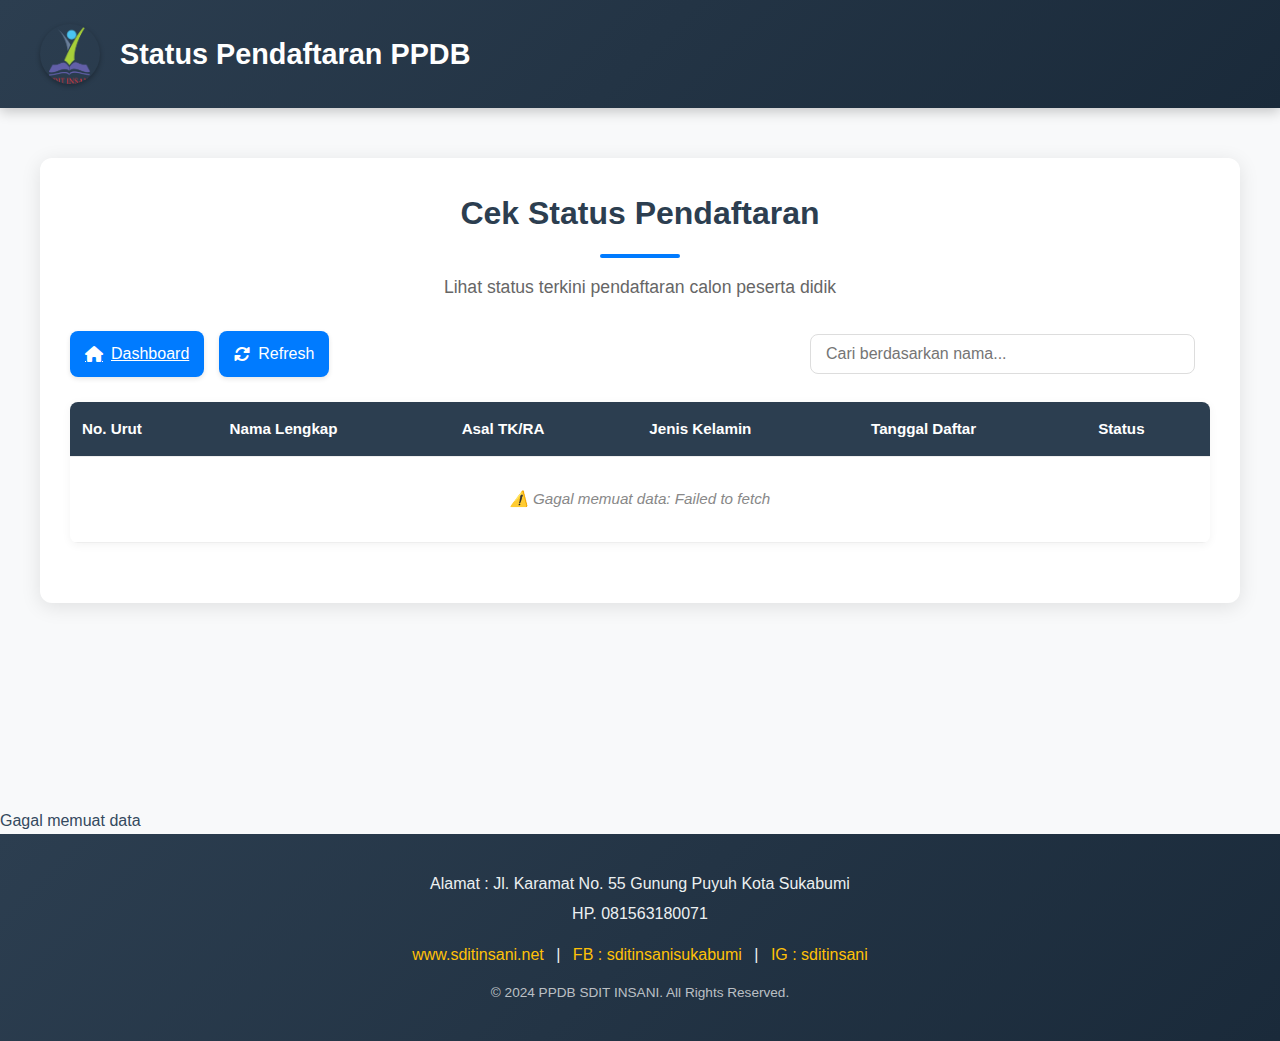
<file: daftar.html>
<!DOCTYPE html>
<html lang="id">
<head>
  <meta charset="UTF-8">
  <meta name="viewport" content="width=device-width, initial-scale=1.0">
  <title>Status Pendaftaran SDIT INSANI</title>
  <link rel="stylesheet" href="partials.css">
  <link rel="stylesheet" href="https://cdnjs.cloudflare.com/ajax/libs/font-awesome/6.0.0/css/all.min.css">
  <style>
    .status-container {
        max-width: 1200px;
        margin: 30px auto;
        padding: 30px;
        background: #fff;
        border-radius: 12px;
        box-shadow: 0px 4px 20px rgba(0,0,0,0.1);
    }
    
    .status-header {
        text-align: center;
        margin-bottom: 30px;
    }
    
    .status-header h2 {
        font-size: 2rem;
        color: var(--primary-color);
        margin-bottom: 10px;
        position: relative;
    }
    
    .status-header h2::after {
        content: '';
        display: block;
        width: 80px;
        height: 4px;
        background: var(--secondary-color);
        margin: 15px auto;
        border-radius: 2px;
    }
    
    .status-header p {
        color: #666;
        font-size: 1.1rem;
    }
    
    .toolbar {
        display: flex;
        justify-content: space-between;
        align-items: center;
        margin-bottom: 25px;
        flex-wrap: wrap;
        gap: 15px;
    }
    
    .toolbar-buttons {
        display: flex;
        gap: 15px;
    }
    
    .toolbar-button {
        background-color: var(--secondary-color);
        color: white;
        border: none;
        padding: 10px 15px;
        border-radius: 8px;
        cursor: pointer;
        font-size: 1rem;
        transition: all 0.3s ease;
        display: flex;
        align-items: center;
        gap: 8px;
        box-shadow: 0 2px 5px rgba(0,0,0,0.1);
    }
    
    .toolbar-button:hover {
        background-color: var(--primary-color);
    }
    
    .search-container {
        display: flex;
        align-items: center;
        gap: 15px;
        flex-grow: 1;
        max-width: 400px;
    }
    
    #search-input {
        padding: 10px 15px;
        border: 1px solid #ddd;
        border-radius: 8px;
        font-size: 1rem;
        width: 100%;
        transition: all 0.3s ease;
    }
    
    #search-input:focus {
        outline: none;
        border-color: var(--secondary-color);
        box-shadow: 0 0 0 2px rgba(0, 123, 255, 0.25);
    }
    
    .total-pendaftar {
        font-size: 1rem;
        color: #555;
        font-weight: 500;
        white-space: nowrap;
    }
    
    .table-container {
        overflow-x: auto;
        margin-bottom: 30px;
        border-radius: 8px;
        box-shadow: 0 2px 10px rgba(0,0,0,0.05);
    }
    
    table {
        width: 100%;
        border-collapse: collapse;
        font-size: 0.95rem;
    }
    
    th, td {
        padding: 15px 12px;
        text-align: left;
        border-bottom: 1px solid #eee;
    }
    
    th {
        background-color: var(--primary-color);
        color: white;
        font-weight: 600;
        position: sticky;
        top: 0;
    }
    
    tbody tr:hover {
        background-color: #f9f9f9;
    }
    
    .status-badge {
        display: inline-block;
        padding: 5px 10px;
        border-radius: 20px;
        font-size: 0.85rem;
        font-weight: 600;
    }
    
    .status-diterima {
        background-color: #d4edda;
        color: #155724;
    }
    
    .status-ditolak {
        background-color: #f8d7da;
        color: #721c24;
    }
    
    .status-proses {
        background-color: #fff3cd;
        color: #856404;
    }
    
    .card-container {
        display: none;
    }
    
    .card {
        background: white;
        border-radius: 10px;
        box-shadow: 0 4px 12px rgba(0,0,0,0.1);
        margin-bottom: 20px;
        overflow: hidden;
    }
    
    .card-header {
        background-color: var(--primary-color);
        color: white;
        padding: 15px;
        font-weight: 600;
    }
    
    .card-body {
        padding: 15px;
    }
    
    .card-row {
        display: flex;
        padding: 10px 0;
        border-bottom: 1px solid #f0f0f0;
    }
    
    .card-row:last-child {
        border-bottom: none;
    }
    
    .card-label {
        flex: 1;
        color: #666;
        font-weight: 500;
    }
    
    .card-value {
        flex: 2;
        text-align: right;
    }
    
    .loading, .error, .no-data {
        padding: 30px;
        text-align: center;
        font-style: italic;
        color: #888;
    }
    
    @media (max-width: 768px) {
        .status-container {
            padding: 20px;
        }
        
        .toolbar {
            flex-direction: column;
            align-items: stretch;
        }
        
        .search-container {
            max-width: 100%;
        }
        
        .table-container {
            display: none;
        }
        
        .card-container {
            display: block;
        }
    }
  </style>
</head>
<body>
  <header>
      <div class="header-content">
          <img src="LOGO_SDIT_INSANI.png" alt="Logo SDIT INSANI" class="logo">
          <h1>Status Pendaftaran PPDB</h1>
      </div>
  </header>

  <main>
    <div class="main-content">
      <div class="status-container">
          <div class="status-header">
              <h2>Cek Status Pendaftaran</h2>
              <p>Lihat status terkini pendaftaran calon peserta didik</p>
          </div>
          
          <div class="toolbar">
            <div class="toolbar-buttons">
              <a href="index.html" class="toolbar-button">
                <i class="fas fa-home"></i>
                Dashboard
              </a>
              <button class="toolbar-button" id="refresh-data-button">
                <i class="fas fa-sync-alt"></i>
                Refresh
              </button>
            </div>
            <div class="search-container">
              <input type="text" id="search-input" placeholder="Cari berdasarkan nama...">
              <span id="total-pendaftar" class="total-pendaftar"></span>
            </div>
          </div>
          
          <div class="table-container">
            <table id="data-table">
              <thead>
                <tr>
                  <th>No. Urut</th>
                  <th>Nama Lengkap</th>
                  <th>Asal TK/RA</th>
                  <th>Jenis Kelamin</th>
                  <th>Tanggal Daftar</th>
                  <th>Status</th>
                </tr>
              </thead>
              <tbody>
                <tr>
                  <td colspan="6" class="loading">⏳ Memuat data...</td>
                </tr>
              </tbody>
            </table>
          </div>
          
          <div class="card-container" id="card-view">
            <p class="loading">⏳ Memuat data...</p>
          </div>
      </div>
    </div>
  </main>
  
  <div id="toast-message" class="toast">
    <div class="toast-content">
      <span class="toast-icon">✅</span>
      <p>Data berhasil diperbarui!</p>
    </div>
  </div>
  
  <footer>
    <div class="footer-simple">
        <p>Alamat : Jl. Karamat No. 55 Gunung Puyuh Kota Sukabumi</p>
        <p>HP. 081563180071</p>
        <div class="footer-social-block">
            <a href="http://www.sditinsani.net" target="_blank">www.sditinsani.net</a> |
            <a href="https://www.facebook.com/sditinsanisukabumi" target="_blank">FB : sditinsanisukabumi</a> |
            <a href="https://www.instagram.com/sditinsani" target="_blank">IG : sditinsani</a>
        </div>
        <p class="copyright">&copy; 2024 PPDB SDIT INSANI. All Rights Reserved.</p>
    </div>
  </footer>
  <script src="script.js"></script>
</body>
</html>
</file>
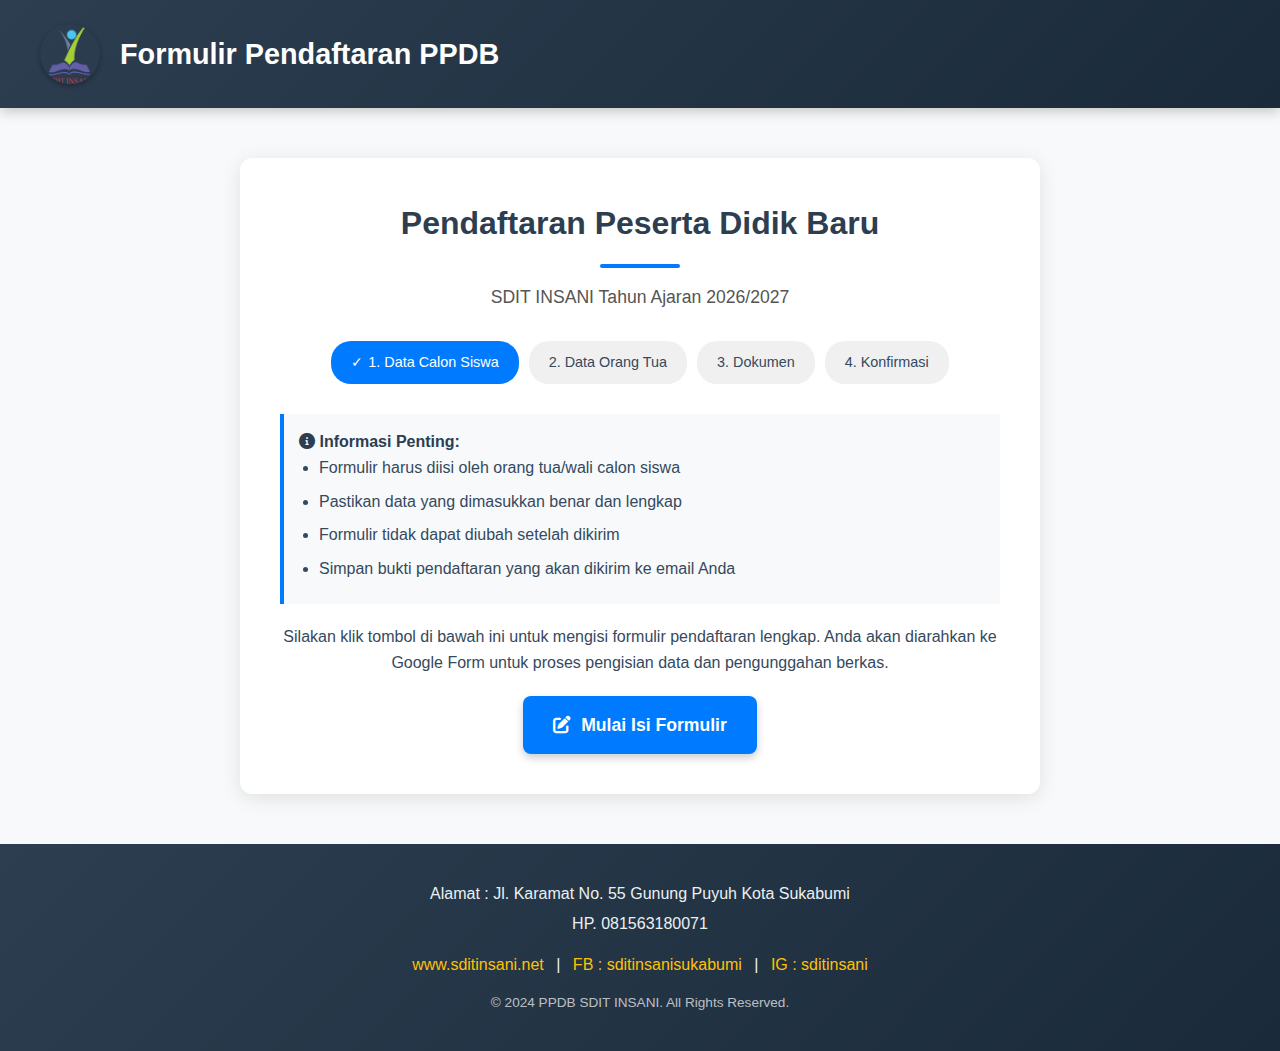
<file: form.html>
<!DOCTYPE html>
<html lang="id">
<head>
    <meta charset="UTF-8">
    <meta name="viewport" content="width=device-width, initial-scale=1.0">
    <title>Formulir Pendaftaran SDIT INSANI</title>
    <link rel="stylesheet" href="partials.css">
    <link rel="stylesheet" href="https://cdnjs.cloudflare.com/ajax/libs/font-awesome/6.0.0/css/all.min.css">
    <style>
        .form-container {
            max-width: 800px;
            margin: 30px auto;
            padding: 40px;
            background: #fff;
            border-radius: 12px;
            box-shadow: 0px 4px 20px rgba(0,0,0,0.1);
            text-align: center;
        }
        
        .form-header {
            margin-bottom: 30px;
        }
        
        .form-header h2 {
            font-size: 2rem;
            color: var(--primary-color);
            margin-bottom: 10px;
            position: relative;
        }
        
        .form-header h2::after {
            content: '';
            display: block;
            width: 80px;
            height: 4px;
            background: var(--secondary-color);
            margin: 15px auto;
            border-radius: 2px;
        }
        
        .form-header p {
            font-size: 1.1rem;
            color: #555;
            line-height: 1.6;
        }
        
        .form-steps {
            display: flex;
            justify-content: center;
            gap: 10px;
            margin: 30px 0;
            flex-wrap: wrap;
        }
        
        .step {
            padding: 10px 20px;
            background-color: #f0f0f0;
            border-radius: 20px;
            font-size: 0.9rem;
            position: relative;
        }
        
        .step.active {
            background-color: var(--secondary-color);
            color: white;
            font-weight: 500;
        }
        
        .step.active::before {
            content: '✓';
            margin-right: 5px;
        }
        
        .form-content {
            margin-top: 30px;
        }
        
        .form-notice {
            background-color: #f8f9fa;
            border-left: 4px solid var(--secondary-color);
            padding: 15px;
            margin: 20px 0;
            text-align: left;
        }
        
        .form-notice h4 {
            color: var(--primary-color);
            margin-top: 0;
        }
        
        .form-notice ul {
            padding-left: 20px;
        }
        
        .form-notice li {
            margin-bottom: 8px;
        }
        
        .form-link-button {
            display: inline-flex;
            align-items: center;
            justify-content: center;
            padding: 15px 30px;
            background-color: var(--secondary-color);
            color: white;
            text-decoration: none;
            border-radius: 8px;
            font-size: 1.1rem;
            font-weight: 600;
            transition: all 0.3s ease;
            box-shadow: 0 4px 8px rgba(0,0,0,0.2);
            margin-top: 20px;
            gap: 10px;
        }
        
        .form-link-button:hover {
            background-color: var(--primary-color);
            transform: translateY(-2px);
            box-shadow: 0 6px 12px rgba(0,0,0,0.2);
        }
        
        @media (max-width: 768px) {
            .form-container {
                padding: 25px;
                margin: 20px auto;
            }
            
            .form-header h2 {
                font-size: 1.6rem;
            }
            
            .form-header p {
                font-size: 1rem;
            }
            
            .form-steps {
                gap: 8px;
            }
            
            .step {
                padding: 8px 15px;
                font-size: 0.8rem;
            }
            
            .form-link-button {
                font-size: 1rem;
                padding: 12px 25px;
                width: 100%;
            }
        }
    </style>
</head>
<body>
    <header>
        <div class="header-content">
            <img src="LOGO_SDIT_INSANI.png" alt="Logo SDIT INSANI" class="logo">
            <h1>Formulir Pendaftaran PPDB</h1>
        </div>
    </header>

    <main>
        <div class="main-content">
            <div class="form-container">
                <div class="form-header">
                    <h2>Pendaftaran Peserta Didik Baru</h2>
                    <p>SDIT INSANI Tahun Ajaran 2026/2027</p>
                </div>
                
                <div class="form-steps">
                    <div class="step active">1. Data Calon Siswa</div>
                    <div class="step">2. Data Orang Tua</div>
                    <div class="step">3. Dokumen</div>
                    <div class="step">4. Konfirmasi</div>
                </div>
                
                <div class="form-content">
                    <div class="form-notice">
                        <h4><i class="fas fa-info-circle"></i> Informasi Penting:</h4>
                        <ul>
                            <li>Formulir harus diisi oleh orang tua/wali calon siswa</li>
                            <li>Pastikan data yang dimasukkan benar dan lengkap</li>
                            <li>Formulir tidak dapat diubah setelah dikirim</li>
                            <li>Simpan bukti pendaftaran yang akan dikirim ke email Anda</li>
                        </ul>
                    </div>
                    
                    <p>Silakan klik tombol di bawah ini untuk mengisi formulir pendaftaran lengkap. Anda akan diarahkan ke Google Form untuk proses pengisian data dan pengunggahan berkas.</p>
                    
                    <a href="https://forms.gle/5RyqCmDr19vLc7YXA" target="_blank" class="form-link-button">
                        <i class="fas fa-edit"></i> Mulai Isi Formulir
                    </a>
                </div>
            </div>
        </div>
    </main>

    <footer>
        <div class="footer-simple">
            <p>Alamat : Jl. Karamat No. 55 Gunung Puyuh Kota Sukabumi</p>
            <p>HP. 081563180071</p>
            <div class="footer-social-block">
                <a href="http://www.sditinsani.net" target="_blank">www.sditinsani.net</a> |
                <a href="https://www.facebook.com/sditinsanisukabumi" target="_blank">FB : sditinsanisukabumi</a> |
                <a href="https://www.instagram.com/sditinsani" target="_blank">IG : sditinsani</a>
            </div>
            <p class="copyright">&copy; 2024 PPDB SDIT INSANI. All Rights Reserved.</p>
        </div>
    </footer>
</body>
</html>
</file>
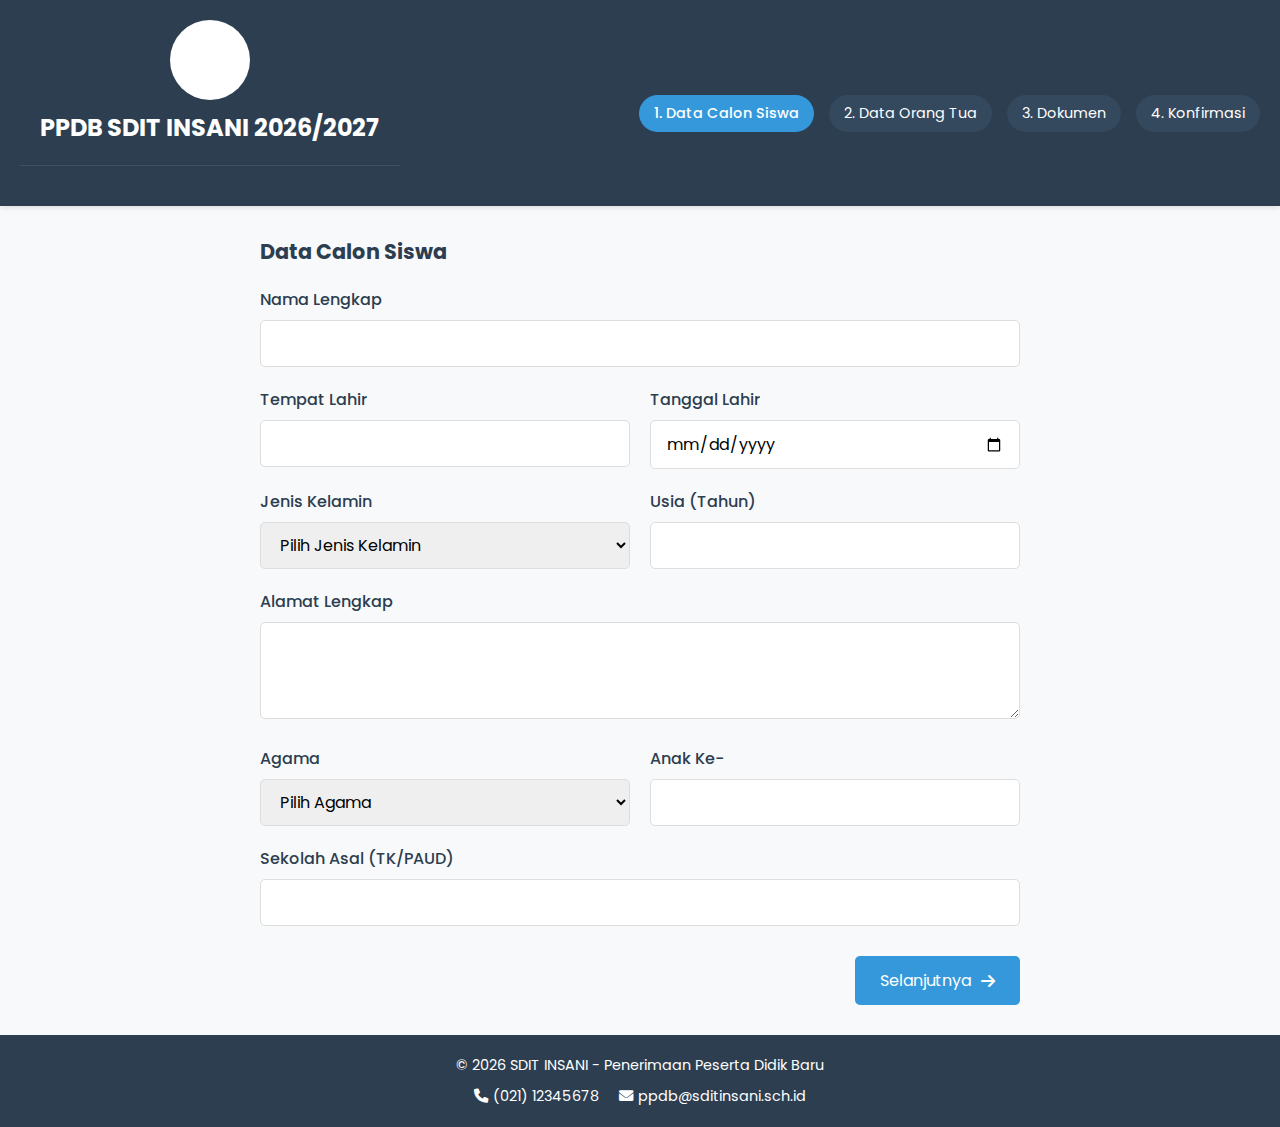
<file: pendaftaran.html>
<!DOCTYPE html>
<html lang="id">
<head>
    <meta charset="UTF-8">
    <meta name="viewport" content="width=device-width, initial-scale=1.0">
    <title>Pendaftaran PPDB SDIT INSANI 2026/2027</title>
    <link rel="stylesheet" href="styles.css">
    <link href="https://fonts.googleapis.com/css2?family=Poppins:wght@300;400;500;600&display=swap" rel="stylesheet">
    <link rel="stylesheet" href="https://cdnjs.cloudflare.com/ajax/libs/font-awesome/6.0.0-beta3/css/all.min.css">
</head>
<body>
    <div class="registration-container">
        <!-- Header -->
        <header class="registration-header">
            <div class="logo-container">
                <div class="logo"></div>
                <h1>PPDB SDIT INSANI 2026/2027</h1>
            </div>
            <div class="registration-steps">
                <div class="step active">1. Data Calon Siswa</div>
                <div class="step">2. Data Orang Tua</div>
                <div class="step">3. Dokumen</div>
                <div class="step">4. Konfirmasi</div>
            </div>
        </header>

        <!-- Form Pendaftaran -->
        <main class="registration-form">
            <form id="ppdbForm">
                <h2>Data Calon Siswa</h2>
                
                <div class="form-group">
                    <label for="nama">Nama Lengkap</label>
                    <input type="text" id="nama" name="nama" required>
                </div>

                <div class="form-row">
                    <div class="form-group">
                        <label for="tempat_lahir">Tempat Lahir</label>
                        <input type="text" id="tempat_lahir" name="tempat_lahir" required>
                    </div>
                    <div class="form-group">
                        <label for="tanggal_lahir">Tanggal Lahir</label>
                        <input type="date" id="tanggal_lahir" name="tanggal_lahir" required>
                    </div>
                </div>

                <div class="form-row">
                    <div class="form-group">
                        <label for="jenis_kelamin">Jenis Kelamin</label>
                        <select id="jenis_kelamin" name="jenis_kelamin" required>
                            <option value="">Pilih Jenis Kelamin</option>
                            <option value="L">Laki-laki</option>
                            <option value="P">Perempuan</option>
                        </select>
                    </div>
                    <div class="form-group">
                        <label for="usia">Usia (Tahun)</label>
                        <input type="number" id="usia" name="usia" min="5" max="8" required>
                    </div>
                </div>

                <div class="form-group">
                    <label for="alamat">Alamat Lengkap</label>
                    <textarea id="alamat" name="alamat" rows="3" required></textarea>
                </div>

                <div class="form-row">
                    <div class="form-group">
                        <label for="agama">Agama</label>
                        <select id="agama" name="agama" required>
                            <option value="">Pilih Agama</option>
                            <option value="Islam">Islam</option>
                            <option value="Kristen">Kristen</option>
                            <option value="Katolik">Katolik</option>
                            <option value="Hindu">Hindu</option>
                            <option value="Buddha">Buddha</option>
                            <option value="Konghucu">Konghucu</option>
                        </select>
                    </div>
                    <div class="form-group">
                        <label for="anak_ke">Anak Ke-</label>
                        <input type="number" id="anak_ke" name="anak_ke" min="1" required>
                    </div>
                </div>

                <div class="form-group">
                    <label for="sekolah_asal">Sekolah Asal (TK/PAUD)</label>
                    <input type="text" id="sekolah_asal" name="sekolah_asal">
                </div>

                <div class="form-actions">
                    <button type="button" class="btn-next">Selanjutnya <i class="fas fa-arrow-right"></i></button>
                </div>
            </form>
        </main>

        <!-- Footer -->
        <footer class="registration-footer">
            <p>© 2026 SDIT INSANI - Penerimaan Peserta Didik Baru</p>
            <div class="contact-info">
                <p><i class="fas fa-phone"></i> (021) 12345678</p>
                <p><i class="fas fa-envelope"></i> ppdb@sditinsani.sch.id</p>
            </div>
        </footer>
    </div>

    <script src="registration.js"></script>
</body>
</html>
</file>
<file: partials.css>
/* Variabel Warna */
:root {
    --primary-color: #2c3e50;
    --secondary-color: #007bff;
    --accent-color: #ffc107;
    --background-color: #f8f9fa;
    --text-color: #34495e;
    --border-color: #e9ecef;
}

/* Reset & Base Styles */
* {
    margin: 0;
    padding: 0;
    box-sizing: border-box;
}

body {
    font-family: 'Poppins', sans-serif;
    background-color: var(--background-color);
    color: var(--text-color);
    line-height: 1.6;
    font-size: 16px;
}

/* Header Styles */
header {
    background: linear-gradient(135deg, var(--primary-color), #1a2a3a);
    color: white;
    padding: 1.5rem 2rem;
    box-shadow: 0 4px 12px rgba(0, 0, 0, 0.2);
}

.header-content {
    max-width: 1200px;
    margin: 0 auto;
    display: flex;
    align-items: center;
    gap: 20px;
}

.logo {
    width: 60px;
    height: 60px;
    object-fit: contain;
    border-radius: 50%;
    box-shadow: 0 2px 5px rgba(0, 0, 0, 0.3);
}

h1 {
    font-size: 1.8rem;
    margin: 0;
    font-weight: 600;
}

/* Main Content */
.main-content {
    padding: 20px;
    min-height: calc(100vh - 200px);
}

/* Toast Message */
.toast {
    position: fixed;
    bottom: 20px;
    right: 20px;
    z-index: 1000;
    display: none;
    animation: slideIn 0.5s forwards;
}

.toast.hidden {
    animation: slideOut 0.5s forwards;
}

.toast-content {
    background-color: #d4edda;
    color: #155724;
    padding: 15px 20px;
    border-radius: 8px;
    box-shadow: 0 4px 12px rgba(0,0,0,0.2);
    display: flex;
    align-items: center;
    gap: 10px;
}

.toast-icon {
    font-size: 1.2em;
}

@keyframes slideIn {
    from {
        transform: translateX(100%);
        opacity: 0;
    }
    to {
        transform: translateX(0);
        opacity: 1;
    }
}

@keyframes slideOut {
    from {
        transform: translateX(0);
        opacity: 1;
    }
    to {
        transform: translateX(100%);
        opacity: 0;
    }
}

/* Footer */
footer {
    background: linear-gradient(135deg, var(--primary-color), #1a2a3a);
    color: #ecf0f1;
    padding: 2rem;
    text-align: center;
}

.footer-simple {
    max-width: 1200px;
    margin: 0 auto;
}

.footer-simple p {
    margin: 5px 0;
}

.footer-social-block {
    margin: 15px 0;
}

.footer-social-block a {
    color: var(--accent-color);
    text-decoration: none;
    font-weight: 500;
    margin: 0 8px;
    transition: color 0.3s;
}

.footer-social-block a:hover {
    color: white;
}

.copyright {
    margin-top: 20px;
    font-size: 0.85rem;
    color: rgba(255,255,255,0.7);
}

/* Responsive Adjustments */
@media (max-width: 768px) {
    .header-content {
        flex-direction: column;
        text-align: center;
        gap: 10px;
    }
    
    .logo {
        width: 50px;
        height: 50px;
    }
    
    h1 {
        font-size: 1.4rem;
    }
    
    .main-content {
        padding: 15px;
    }
}
</file>
<file: styles.css>
/* Global Styles */
* {
    margin: 0;
    padding: 0;
    box-sizing: border-box;
    font-family: 'Poppins', sans-serif;
}

body {
    background-color: #f5f5f5;
}

.dashboard-container {
    display: flex;
    min-height: 100vh;
}

/* Sidebar Styles */
.sidebar {
    width: 250px;
    background-color: #2c3e50;
    color: white;
    padding: 20px 0;
}

.logo-container {
    display: flex;
    align-items: center;
    flex-direction: column;
    padding: 0 20px 20px;
    border-bottom: 1px solid rgba(255, 255, 255, 0.1);
}

.logo {
    width: 80px;
    height: 80px;
    margin-bottom: 10px;
    background-color: #fff;
    border-radius: 50%;
}

.sidebar h2 {
    font-size: 1.2rem;
    color: #fff;
}

.sidebar nav ul {
    list-style: none;
    padding: 20px 0;
}

.sidebar nav ul li {
    padding: 10px 20px;
    transition: all 0.3s;
}

.sidebar nav ul li:hover {
    background-color: #34495e;
}

.sidebar nav ul li.active {
    background-color: #3498db;
}

.sidebar nav ul li a {
    color: white;
    text-decoration: none;
    display: flex;
    align-items: center;
    gap: 10px;
}

/* Main Content Styles */
.main-content {
    flex: 1;
    display: flex;
    flex-direction: column;
}

/* Header Styles */
header {
    display: flex;
    justify-content: space-between;
    align-items: center;
    padding: 20px;
    background-color: white;
    box-shadow: 0 2px 5px rgba(0, 0, 0, 0.1);
}

.header-left h1 {
    font-size: 1.5rem;
    color: #2c3e50;
}

.user-profile {
    display: flex;
    align-items: center;
    gap: 10px;
    cursor: pointer;
}

.avatar {
    width: 40px;
    height: 40px;
    border-radius: 50%;
    background-color: #3498db;
}

/* Dashboard Content Styles */
.dashboard-content {
    padding: 20px;
    flex: 1;
}

/* Stat Cards Styles */
.stat-cards {
    display: grid;
    grid-template-columns: repeat(auto-fit, minmax(200px, 1fr));
    gap: 20px;
    margin-bottom: 30px;
}

.stat-card {
    background-color: white;
    border-radius: 10px;
    padding: 20px;
    display: flex;
    justify-content: space-between;
    align-items: center;
    box-shadow: 0 2px 5px rgba(0, 0, 0, 0.1);
}

.stat-info h3 {
    font-size: 1rem;
    color: #7f8c8d;
    margin-bottom: 5px;
}

.stat-info p {
    font-size: 1.5rem;
    font-weight: 600;
    color: #2c3e50;
}

.stat-icon {
    font-size: 2rem;
    color: #3498db;
}

/* Charts Section Styles */
.charts-section {
    display: grid;
    grid-template-columns: 1fr 1fr;
    gap: 20px;
    margin-bottom: 30px;
}

.chart-container {
    background-color: white;
    border-radius: 10px;
    padding: 20px;
    box-shadow: 0 2px 5px rgba(0, 0, 0, 0.1);
}

.chart-container h3 {
    font-size: 1rem;
    color: #2c3e50;
    margin-bottom: 15px;
}

/* Recent Activities Styles */
.recent-activities {
    background-color: white;
    border-radius: 10px;
    padding: 20px;
    box-shadow: 0 2px 5px rgba(0, 0, 0, 0.1);
}

.recent-activities h3 {
    font-size: 1rem;
    color: #2c3e50;
    margin-bottom: 15px;
}

.activity-list {
    display: flex;
    flex-direction: column;
    gap: 15px;
}

.activity-item {
    display: flex;
    align-items: center;
    gap: 15px;
    padding-bottom: 15px;
    border-bottom: 1px solid #ecf0f1;
}

.activity-item:last-child {
    border-bottom: none;
    padding-bottom: 0;
}

.activity-icon {
    width: 40px;
    height: 40px;
    border-radius: 50%;
    background-color: #f8f9fa;
    display: flex;
    align-items: center;
    justify-content: center;
    color: #3498db;
}

.activity-details p {
    color: #2c3e50;
    margin-bottom: 3px;
}

.activity-time {
    font-size: 0.8rem;
    color: #7f8c8d;
}
/* Registration Page Styles */
.registration-container {
    display: flex;
    flex-direction: column;
    min-height: 100vh;
    background-color: #f8f9fa;
}

.registration-header {
    background-color: #2c3e50;
    color: white;
    padding: 20px;
    text-align: center;
}

.registration-header .logo-container {
    display: flex;
    flex-direction: column;
    align-items: center;
    margin-bottom: 20px;
}

.registration-header .logo {
    width: 80px;
    height: 80px;
    background-color: #fff;
    border-radius: 50%;
    margin-bottom: 10px;
}

.registration-header h1 {
    font-size: 1.5rem;
}

.registration-steps {
    display: flex;
    justify-content: center;
    margin-top: 20px;
    gap: 15px;
}

.step {
    padding: 8px 15px;
    background-color: #34495e;
    border-radius: 20px;
    font-size: 0.9rem;
}

.step.active {
    background-color: #3498db;
    font-weight: 500;
}

.registration-form {
    flex: 1;
    max-width: 800px;
    margin: 30px auto;
    padding: 0 20px;
    width: 100%;
}

.registration-form h2 {
    color: #2c3e50;
    margin-bottom: 20px;
    font-size: 1.3rem;
}

.form-group {
    margin-bottom: 20px;
}

.form-group label {
    display: block;
    margin-bottom: 8px;
    color: #2c3e50;
    font-weight: 500;
}

.form-group input,
.form-group select,
.form-group textarea {
    width: 100%;
    padding: 10px 15px;
    border: 1px solid #ddd;
    border-radius: 5px;
    font-size: 1rem;
    transition: border 0.3s;
}

.form-group input:focus,
.form-group select:focus,
.form-group textarea:focus {
    border-color: #3498db;
    outline: none;
}

.form-row {
    display: flex;
    gap: 20px;
}

.form-row .form-group {
    flex: 1;
}

.form-actions {
    display: flex;
    justify-content: flex-end;
    margin-top: 30px;
}

.btn-next {
    background-color: #3498db;
    color: white;
    border: none;
    padding: 12px 25px;
    border-radius: 5px;
    font-size: 1rem;
    cursor: pointer;
    display: flex;
    align-items: center;
    gap: 10px;
    transition: background-color 0.3s;
}

.btn-next:hover {
    background-color: #2980b9;
}

.registration-footer {
    background-color: #2c3e50;
    color: white;
    padding: 20px;
    text-align: center;
    font-size: 0.9rem;
}

.contact-info {
    display: flex;
    justify-content: center;
    gap: 20px;
    margin-top: 10px;
}

.contact-info p {
    display: flex;
    align-items: center;
    gap: 5px;
}

@media (max-width: 768px) {
    .form-row {
        flex-direction: column;
        gap: 0;
    }
    
    .registration-steps {
        flex-wrap: wrap;
    }
    
    .step {
        font-size: 0.8rem;
        padding: 5px 10px;
    }
}
</file>
